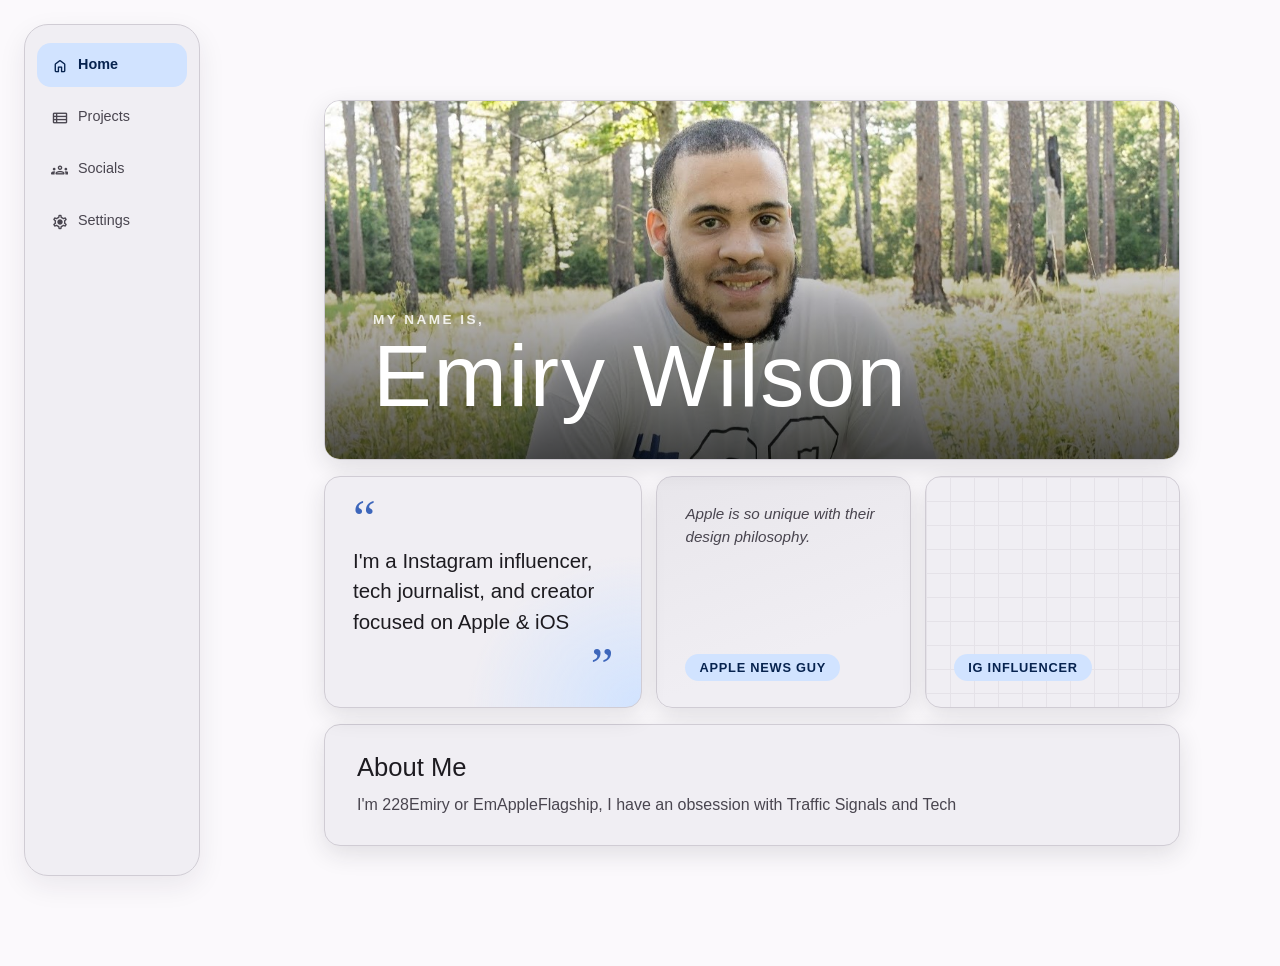
<file: index.html>
<!DOCTYPE html>
<html lang="en">
<head>
    <meta charset="UTF-8">
    <meta name="viewport" content="width=device-width, initial-scale=1.0">
    <title>Home</title>
    <script>
        /* Apply saved settings before CSS renders to prevent light/dark flash */
        (function () {
            var s = {};
            try { s = JSON.parse(localStorage.getItem('emapple.settings')) || {}; } catch (e) { s = {}; }
            var t = s.theme || 'auto';
            if (t === 'light' || t === 'dark') {
                document.documentElement.setAttribute('data-theme', t);
            } else {
                document.documentElement.setAttribute('data-theme', matchMedia('(prefers-color-scheme: dark)').matches ? 'dark' : 'light');
            }
            if (s.textSize) {
                var m = { small: 85, normal: 100, large: 120 };
                var ts = typeof s.textSize === 'number' ? s.textSize : (m[s.textSize] || 100);
                document.documentElement.style.fontSize = (16 * ts / 100) + 'px';
            }
            if (s.accent) document.documentElement.setAttribute('data-accent', s.accent);
        })();
    </script>
    <link rel="stylesheet" href="Design/design.css">
    <script src="theme.js" defer></script>
    <script src="home.js" defer></script>
</head>
<body>
    <nav class="topbar">
        <a href="index.html" class="active">
            <span class="material-symbols-rounded nav-icon" aria-hidden="true">home</span>
            Home
        </a>
        <a href="projects.html">
            <span class="material-symbols-rounded nav-icon" aria-hidden="true">view_list</span>
            Projects
        </a>
        <a href="socials.html">
            <span class="material-symbols-rounded nav-icon" aria-hidden="true">groups</span>
            Socials
        </a>
        <a href="settings.html">
            <span class="material-symbols-rounded nav-icon" aria-hidden="true">settings</span>
            Settings
        </a>
    </nav>
    <!-- Main Content Area -->
    <main class="main-content">
        <!-- Hero Banner Card -->
        <div class="card hero-card">
            <img class="hero-image" src="Images/Grad.jpeg" alt="Emiry">
            <div class="hero-overlay">
                <span class="greeting">My Name Is,</span>
                <h1>Emiry Wilson</h1>
            </div>
        </div>

        <!-- Bento Grid Middle Row -->
        <div class="bento-row">
            <div class="card quote-card">
                <span class="quote-mark">“</span>
                <p>I'm a Instagram influencer, tech journalist, and creator focused on Apple &amp; iOS</p>
                <span class="quote-mark right">”</span>
            </div>

            <div class="card feature-card">
                <p class="preview-text">Apple is so unique with their design philosophy.</p>
                <span class="tag">Apple News Guy</span>
            </div>

            <div class="card grid-card">
                <div class="grid-background"></div>
                <span class="tag">IG Influencer</span>
            </div>
        </div>

        <!-- About Me Card -->
        <div class="card about-card">
            <h2>About Me</h2>
            <p>I'm 228Emiry or EmAppleFlagship, I have an obsession with Traffic Signals and Tech</p>
        </div>
    </main>
</body>
</html>
</file>
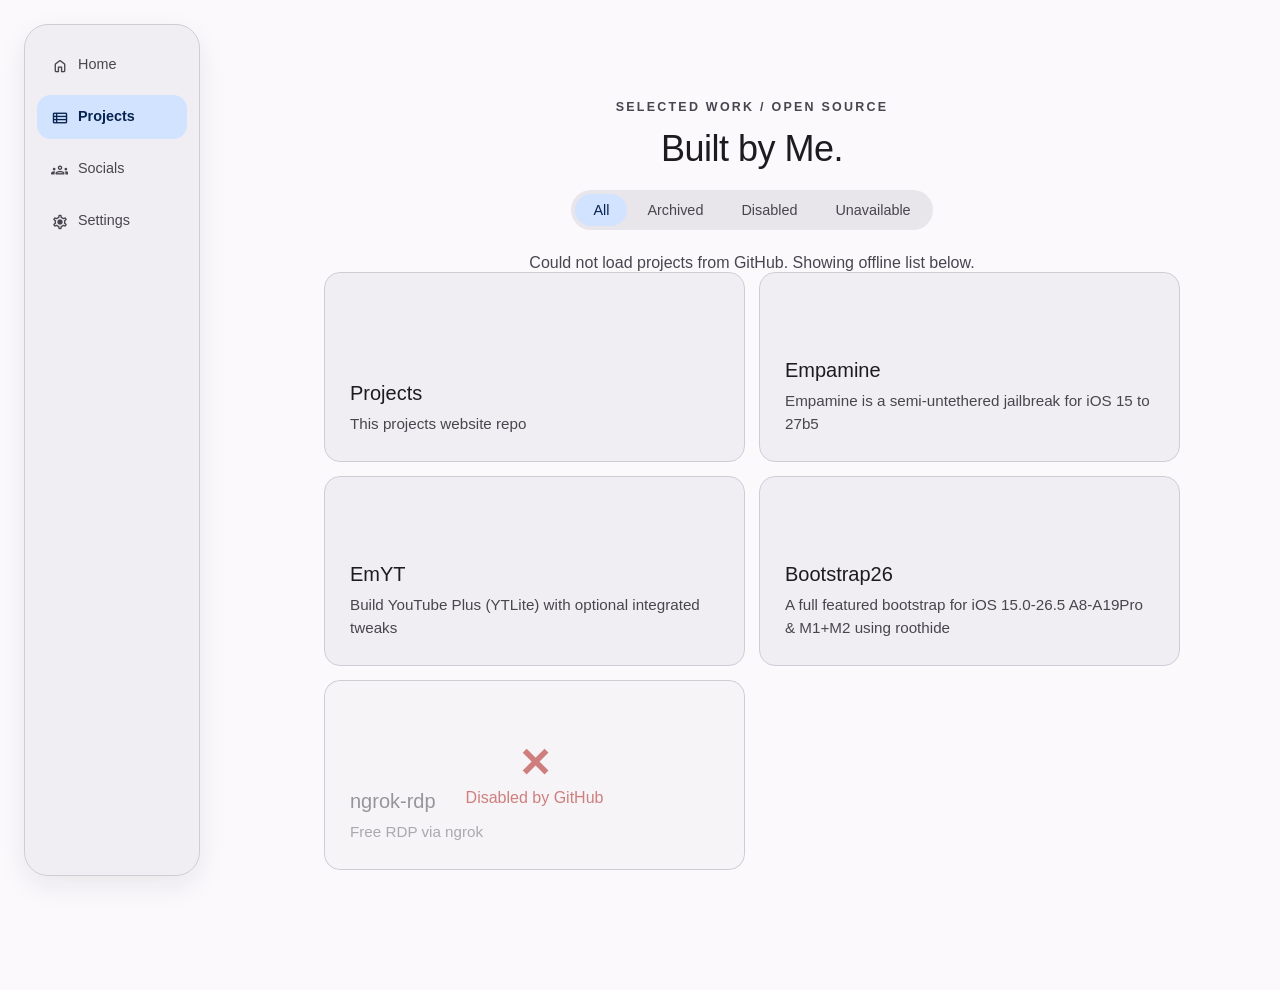
<file: projects.html>
<!DOCTYPE html>
<html lang="en">
<head>
    <meta charset="UTF-8">
    <meta name="viewport" content="width=device-width, initial-scale=1.0">
    <title>Projects</title>
        <script>
        /* Apply saved settings before CSS renders to prevent light/dark flash */
        (function () {
            var s = {};
            try { s = JSON.parse(localStorage.getItem('emapple.settings')) || {}; } catch (e) { s = {}; }
            var t = s.theme || 'auto';
            if (t === 'light' || t === 'dark') {
                document.documentElement.setAttribute('data-theme', t);
            } else {
                document.documentElement.setAttribute('data-theme', matchMedia('(prefers-color-scheme: dark)').matches ? 'dark' : 'light');
            }
            if (s.textSize) {
                var m = { small: 85, normal: 100, large: 120 };
                var ts = typeof s.textSize === 'number' ? s.textSize : (m[s.textSize] || 100);
                document.documentElement.style.fontSize = (16 * ts / 100) + 'px';
            }
            if (s.accent) document.documentElement.setAttribute('data-accent', s.accent);
        })();
    </script>
    <link rel="stylesheet" href="Design/design.css">
    <script src="theme.js" defer></script>
</head>
<body>
    <nav class="topbar">
        <a href="index.html">
            <span class="material-symbols-rounded nav-icon" aria-hidden="true">home</span>
            Home
        </a>
        <a href="projects.html" class="active">
            <span class="material-symbols-rounded nav-icon" aria-hidden="true">view_list</span>
            Projects
        </a>
        <a href="socials.html">
            <span class="material-symbols-rounded nav-icon" aria-hidden="true">groups</span>
            Socials
        </a>
        <a href="settings.html">
            <span class="material-symbols-rounded nav-icon" aria-hidden="true">settings</span>
            Settings
        </a>
    </nav>
    <main class="content">
        <p class="eyebrow">Selected work / open source</p>
        <h1 class="page-title">Built by Me.</h1>
        <div class="filters" id="filters">
            <span class="filter-slider" id="filterSlider"></span>
            <button type="button" class="filter-btn active" data-filter="all">All</button>
            <button type="button" class="filter-btn" data-filter="archived">Archived</button>
            <button type="button" class="filter-btn" data-filter="disabled">Disabled</button>
            <button type="button" class="filter-btn" data-filter="unavailable">Unavailable</button>
        </div>
        <section class="projects" id="projects"></section>
    </main>
    <script src="projects.js" defer></script>
</body>
</html>
</file>
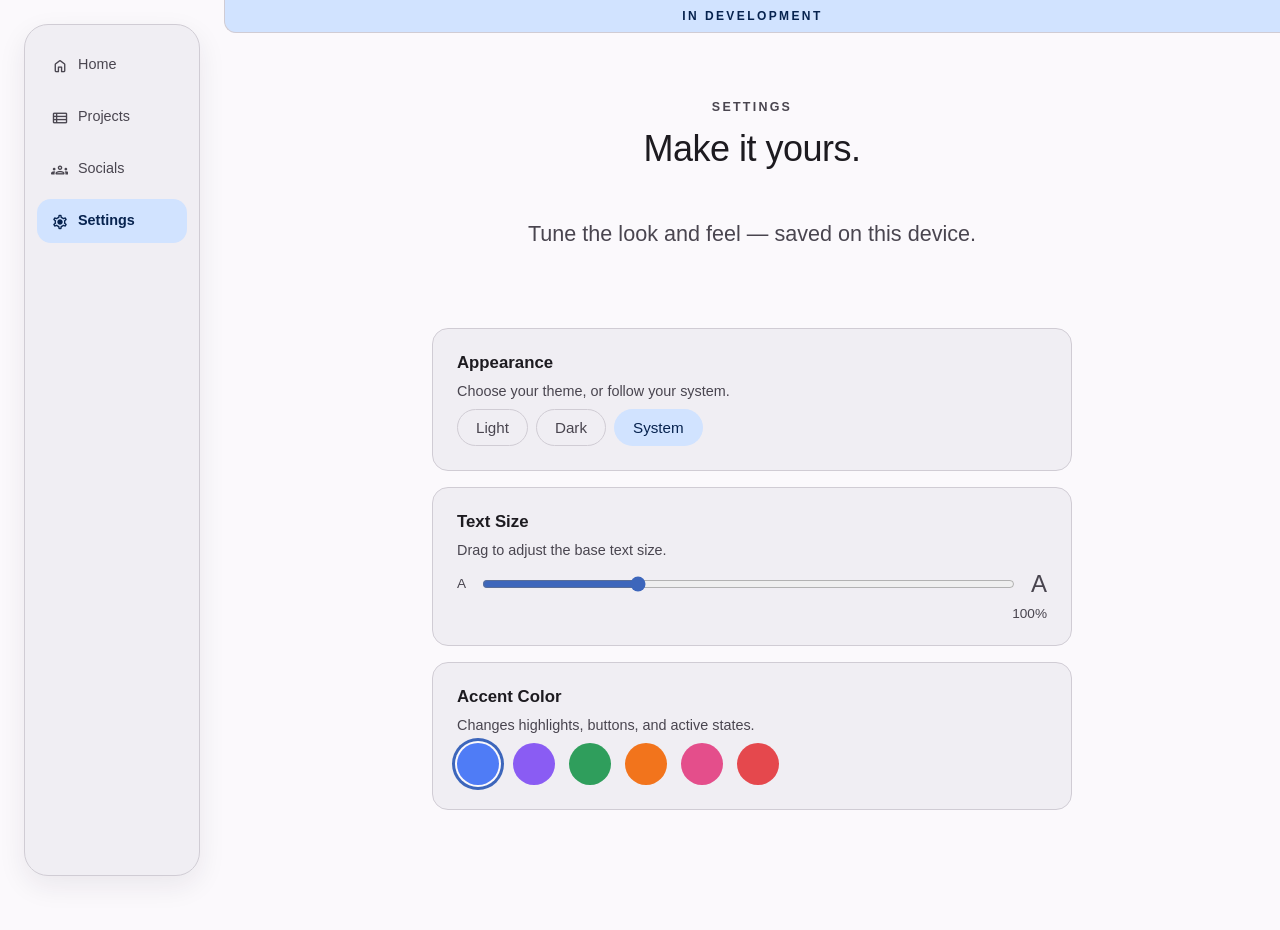
<file: settings.html>
<!DOCTYPE html>
<html lang="en">
<head>
    <meta charset="UTF-8">
    <meta name="viewport" content="width=device-width, initial-scale=1.0">
    <title>Settings</title>
    <script>
        /* Apply saved settings before CSS renders to prevent light/dark flash */
        (function () {
            var s = {};
            try { s = JSON.parse(localStorage.getItem('emapple.settings')) || {}; } catch (e) { s = {}; }
            var t = s.theme || 'auto';
            if (t === 'light' || t === 'dark') {
                document.documentElement.setAttribute('data-theme', t);
            } else {
                document.documentElement.setAttribute('data-theme', matchMedia('(prefers-color-scheme: dark)').matches ? 'dark' : 'light');
            }
            if (s.textSize) {
                var m = { small: 85, normal: 100, large: 120 };
                var ts = typeof s.textSize === 'number' ? s.textSize : (m[s.textSize] || 100);
                document.documentElement.style.fontSize = (16 * ts / 100) + 'px';
            }
            if (s.accent) document.documentElement.setAttribute('data-accent', s.accent);
        })();
    </script>
    <link rel="stylesheet" href="Design/design.css">
    <script src="theme.js" defer></script>
    <script src="settings.js" defer></script>
</head>
<body>
    <div class="dev-banner">In Development</div>
    <nav class="topbar">
        <a href="index.html">
            <span class="material-symbols-rounded nav-icon" aria-hidden="true">home</span>
            Home
        </a>
        <a href="projects.html">
            <span class="material-symbols-rounded nav-icon" aria-hidden="true">view_list</span>
            Projects
        </a>
        <a href="socials.html">
            <span class="material-symbols-rounded nav-icon" aria-hidden="true">groups</span>
            Socials
        </a>
        <a href="settings.html" class="active">
            <span class="material-symbols-rounded nav-icon" aria-hidden="true">settings</span>
            Settings
        </a>
    </nav>
    <main class="content">
        <p class="eyebrow">Settings</p>
        <h1 class="page-title">Make it yours.</h1>
        <p class="hero-subtitle">Tune the look and feel — saved on this device.</p>
        <section class="settings" id="settings" aria-label="Site settings">
            <div class="settings-card">
                <p class="setting-label">Appearance</p>
                <p class="setting-desc">Choose your theme, or follow your system.</p>
                <div class="option-row" role="group" aria-label="Appearance">
                    <button type="button" class="option-btn" data-setting="theme" data-value="light">Light</button>
                    <button type="button" class="option-btn" data-setting="theme" data-value="dark">Dark</button>
                    <button type="button" class="option-btn" data-setting="theme" data-value="auto">System</button>
                </div>
            </div>
            <div class="settings-card">
                <p class="setting-label">Text Size</p>
                <p class="setting-desc">Drag to adjust the base text size.</p>
                <div class="text-size-row">
                    <span class="text-size-label size-small" aria-hidden="true">A</span>
                    <input type="range" id="textSizeSlider" class="text-size-slider" min="80" max="150" step="5" value="100" aria-label="Text size">
                    <span class="text-size-label size-large" aria-hidden="true">A</span>
                </div>
                <p class="text-size-value" id="textSizeValue">100%</p>
            </div>
            <div class="settings-card">
                <p class="setting-label">Accent Color</p>
                <p class="setting-desc">Changes highlights, buttons, and active states.</p>
                <div class="accent-swatches" role="group" aria-label="Accent color">
                    <button type="button" class="accent-swatch" data-setting="accent" data-value="blue" style="background: #4F7CF6" aria-label="Blue"></button>
                    <button type="button" class="accent-swatch" data-setting="accent" data-value="purple" style="background: #8A5CF3" aria-label="Purple"></button>
                    <button type="button" class="accent-swatch" data-setting="accent" data-value="green" style="background: #2F9E5C" aria-label="Green"></button>
                    <button type="button" class="accent-swatch" data-setting="accent" data-value="orange" style="background: #F2741C" aria-label="Orange"></button>
                    <button type="button" class="accent-swatch" data-setting="accent" data-value="pink" style="background: #E44E8B" aria-label="Pink"></button>
                    <button type="button" class="accent-swatch" data-setting="accent" data-value="red" style="background: #E5484D" aria-label="Red"></button>
                </div>
            </div>
        </section>
    </main>
</body>
</html>
</file>
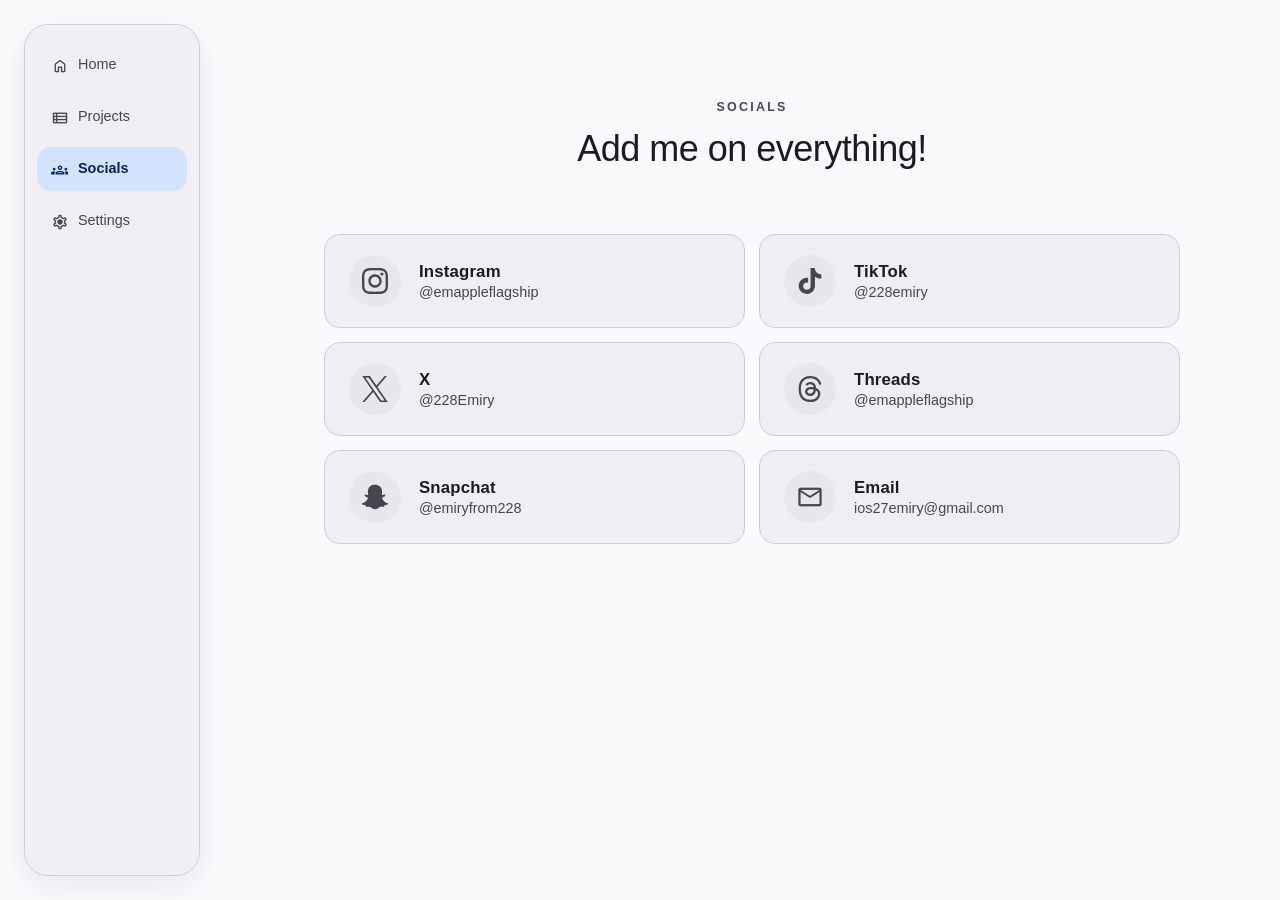
<file: socials.html>
<!DOCTYPE html>
<html lang="en">
<head>
    <meta charset="UTF-8">
    <meta name="viewport" content="width=device-width, initial-scale=1.0">
    <title>Socials</title>
    <script>
        /* Apply saved settings before CSS renders to prevent light/dark flash */
        (function () {
            var s = {};
            try { s = JSON.parse(localStorage.getItem('emapple.settings')) || {}; } catch (e) { s = {}; }
            var t = s.theme || 'auto';
            if (t === 'light' || t === 'dark') {
                document.documentElement.setAttribute('data-theme', t);
            } else {
                document.documentElement.setAttribute('data-theme', matchMedia('(prefers-color-scheme: dark)').matches ? 'dark' : 'light');
            }
            if (s.textSize) document.documentElement.setAttribute('data-text-size', s.textSize);
            if (s.accent) document.documentElement.setAttribute('data-accent', s.accent);
        })();
    </script>
    <link rel="stylesheet" href="Design/design.css">
    <script src="theme.js" defer></script>
</head>
<body>
    <nav class="topbar">
        <a href="index.html">
            <span class="material-symbols-rounded nav-icon" aria-hidden="true">home</span>
            Home
        </a>
        <a href="projects.html">
            <span class="material-symbols-rounded nav-icon" aria-hidden="true">view_list</span>
            Projects
        </a>
        <a href="socials.html">
            <span class="material-symbols-rounded nav-icon" aria-hidden="true">groups</span>
            Socials
        </a>
        <a href="settings.html">
            <span class="material-symbols-rounded nav-icon" aria-hidden="true">settings</span>
            Settings
        </a>
    </nav>
    <main class="content">
        <p class="eyebrow">Socials</p>
        <h1 class="page-title">Add me on everything!</h1>
        <section class="socials" aria-label="Social media links">
            <a class="social-card" href="https://www.instagram.com/emappleflagship/" target="_blank" rel="noopener" style="--reveal-delay:0ms">
                <span class="social-card-icon" aria-hidden="true">
                    <svg class="brand-instagram" viewBox="0 0 24 24">
                        <defs>
                            <linearGradient id="igBrand" x1="0%" y1="0%" x2="100%" y2="100%">
                                <stop offset="0%" stop-color="#FEDA75"/>
                                <stop offset="28%" stop-color="#FA7E1E"/>
                                <stop offset="58%" stop-color="#D62976"/>
                                <stop offset="84%" stop-color="#962FBF"/>
                                <stop offset="100%" stop-color="#4F5BD5"/>
                            </linearGradient>
                        </defs>
                        <path d="M7.0301.084c-1.2768.0602-2.1487.264-2.911.5634-.7888.3075-1.4575.72-2.1228 1.3877-.6652.6677-1.075 1.3368-1.3802 2.127-.2954.7638-.4956 1.6365-.552 2.914-.0564 1.2775-.0689 1.6882-.0626 4.947.0062 3.2586.0206 3.6671.0825 4.9473.061 1.2765.264 2.1482.5635 2.9107.308.7889.72 1.4573 1.388 2.1228.6679.6655 1.3365 1.0743 2.1285 1.38.7632.295 1.6361.4961 2.9134.552 1.2773.056 1.6884.069 4.9462.0627 3.2578-.0062 3.668-.0207 4.9478-.0814 1.28-.0607 2.147-.2652 2.9098-.5633.7889-.3086 1.4578-.72 2.1228-1.3881.665-.6682 1.0745-1.3378 1.3795-2.1284.2957-.7632.4966-1.636.552-2.9124.056-1.2809.0692-1.6898.063-4.948-.0063-3.2583-.021-3.6668-.0817-4.9465-.0607-1.2797-.264-2.1487-.5633-2.9117-.3084-.7889-.72-1.4568-1.3876-2.1228C21.2982 1.33 20.628.9208 19.8378.6165 19.074.321 18.2017.1197 16.9244.0645 15.6471.0093 15.236-.005 11.977.0014 8.718.0076 8.31.0215 7.0301.0839m.1402 21.6932c-1.17-.0509-1.8053-.2453-2.2287-.408-.5606-.216-.96-.4771-1.3819-.895-.422-.4178-.6811-.8186-.9-1.378-.1644-.4234-.3624-1.058-.4171-2.228-.0595-1.2645-.072-1.6442-.079-4.848-.007-3.2037.0053-3.583.0607-4.848.05-1.169.2456-1.805.408-2.2282.216-.5613.4762-.96.895-1.3816.4188-.4217.8184-.6814 1.3783-.9003.423-.1651 1.0575-.3614 2.227-.4171 1.2655-.06 1.6447-.072 4.848-.079 3.2033-.007 3.5835.005 4.8495.0608 1.169.0508 1.8053.2445 2.228.408.5608.216.96.4754 1.3816.895.4217.4194.6816.8176.9005 1.3787.1653.4217.3617 1.056.4169 2.2263.0602 1.2655.0739 1.645.0796 4.848.0058 3.203-.0055 3.5834-.061 4.848-.051 1.17-.245 1.8055-.408 2.2294-.216.5604-.4763.96-.8954 1.3814-.419.4215-.8181.6811-1.3783.9-.4224.1649-1.0577.3617-2.2262.4174-1.2656.0595-1.6448.072-4.8493.079-3.2045.007-3.5825-.006-4.848-.0608M16.953 5.5864A1.44 1.44 0 1 0 18.39 4.144a1.44 1.44 0 0 0-1.437 1.4424M5.8385 12.012c.0067 3.4032 2.7706 6.1557 6.173 6.1493 3.4026-.0065 6.157-2.7701 6.1506-6.1733-.0065-3.4032-2.771-6.1565-6.174-6.1498-3.403.0067-6.156 2.771-6.1496 6.1738M8 12.0077a4 4 0 1 1 4.008 3.9921A3.9996 3.9996 0 0 1 8 12.0077"/>
                    </svg>
                </span>
                <span class="social-card-text">
                    <span class="social-card-name">Instagram</span>
                    <span class="social-card-handle">@emappleflagship</span>
                </span>
            </a>
            <a class="social-card" href="https://www.tiktok.com/@228emiry" target="_blank" rel="noopener" style="--reveal-delay:100ms">
                <span class="social-card-icon" aria-hidden="true">
                    <svg class="brand-tiktok" viewBox="0 0 24 24">
                        <path d="M12.525.02c1.31-.02 2.61-.01 3.91-.02.08 1.53.63 3.09 1.75 4.17 1.12 1.11 2.7 1.62 4.24 1.79v4.03c-1.44-.05-2.89-.35-4.2-.97-.57-.26-1.1-.59-1.62-.93-.01 2.92.01 5.84-.02 8.75-.08 1.4-.54 2.79-1.35 3.94-1.31 1.92-3.58 3.17-5.91 3.21-1.43.08-2.86-.31-4.08-1.03-2.02-1.19-3.44-3.37-3.65-5.71-.02-.5-.03-1-.01-1.49.18-1.9 1.12-3.72 2.58-4.96 1.66-1.44 3.98-2.13 6.15-1.72.02 1.48-.04 2.96-.04 4.44-.99-.32-2.15-.23-3.02.37-.63.41-1.11 1.04-1.36 1.75-.21.51-.15 1.07-.14 1.61.24 1.64 1.82 3.02 3.5 2.87 1.12-.01 2.19-.66 2.77-1.61.19-.33.4-.67.41-1.06.1-1.79.06-3.57.07-5.36.01-4.03-.01-8.05.02-12.07z"/>
                    </svg>
                </span>
                <span class="social-card-text">
                    <span class="social-card-name">TikTok</span>
                    <span class="social-card-handle">@228emiry</span>
                </span>
            </a>
            <a class="social-card" href="https://x.com/228Emiry" target="_blank" rel="noopener" style="--reveal-delay:200ms">
                <span class="social-card-icon" aria-hidden="true">
                    <svg class="brand-x" viewBox="0 0 24 24">
                        <path d="M14.234 10.162 22.977 0h-2.072l-7.591 8.824L7.251 0H.258l9.168 13.343L.258 24H2.33l8.016-9.318L16.749 24h6.993zm-2.837 3.299-.929-1.329L3.076 1.56h3.182l5.965 8.532.929 1.329 7.754 11.09h-3.182z"/>
                    </svg>
                </span>
                <span class="social-card-text">
                    <span class="social-card-name">X</span>
                    <span class="social-card-handle">@228Emiry</span>
                </span>
            </a>
            <a class="social-card" href="https://www.threads.com/@emappleflagship" target="_blank" rel="noopener" style="--reveal-delay:300ms">
                <span class="social-card-icon" aria-hidden="true">
                    <svg class="brand-threads" viewBox="0 0 24 24">
                        <path d="M12.186 24h-.007c-3.581-.024-6.334-1.205-8.184-3.509C2.35 18.44 1.5 15.586 1.472 12.01v-.017c.03-3.579.879-6.43 2.525-8.482C5.845 1.205 8.6.024 12.18 0h.014c2.746.02 5.043.725 6.826 2.098 1.677 1.29 2.858 3.13 3.509 5.467l-2.04.569c-1.104-3.96-3.898-5.984-8.304-6.015-2.91.022-5.11.936-6.54 2.717C4.307 6.504 3.616 8.914 3.589 12c.027 3.086.718 5.496 2.057 7.164 1.43 1.783 3.631 2.698 6.54 2.717 2.623-.02 4.358-.631 5.8-2.045 1.647-1.613 1.618-3.593 1.09-4.798-.31-.71-.873-1.3-1.634-1.75-.192 1.352-.622 2.446-1.284 3.272-.886 1.102-2.14 1.704-3.73 1.79-1.202.065-2.361-.218-3.259-.801-1.063-.689-1.685-1.74-1.752-2.964-.065-1.19.408-2.285 1.33-3.082.88-.76 2.119-1.207 3.583-1.291a13.853 13.853 0 0 1 3.02.142c-.126-.742-.375-1.332-.75-1.757-.513-.586-1.308-.883-2.359-.89h-.029c-.844 0-1.992.232-2.721 1.32L7.734 7.847c.98-1.454 2.568-2.256 4.478-2.256h.044c3.194.02 5.097 1.975 5.287 5.388.108.046.216.094.321.142 1.49.7 2.58 1.761 3.154 3.07.797 1.82.871 4.79-1.548 7.158-1.85 1.81-4.094 2.628-7.277 2.65Zm1.003-11.69c-.242 0-.487.007-.739.021-1.836.103-2.98.946-2.916 2.143.067 1.256 1.452 1.839 2.784 1.767 1.224-.065 2.818-.543 3.086-3.71a10.5 10.5 0 0 0-2.215-.221z"/>
                    </svg>
                </span>
                <span class="social-card-text">
                    <span class="social-card-name">Threads</span>
                    <span class="social-card-handle">@emappleflagship</span>
                </span>
            </a>
            <a class="social-card" href="https://www.snapchat.com/add/emiryfrom228" target="_blank" rel="noopener" style="--reveal-delay:400ms">
                <span class="social-card-icon" aria-hidden="true">
                    <svg class="brand-snapchat" viewBox="0 0 24 24">
                        <path d="M12.206.793c.99 0 4.347.276 5.93 3.821.529 1.193.403 3.219.299 4.847l-.003.06c-.012.18-.022.345-.03.51.075.045.203.09.401.09.3-.016.659-.12 1.033-.301.165-.088.344-.104.464-.104.182 0 .359.029.509.09.45.149.734.479.734.838.015.449-.39.839-1.213 1.168-.089.029-.209.075-.344.119-.45.135-1.139.36-1.333.81-.09.224-.061.524.12.868l.015.015c.06.136 1.526 3.475 4.791 4.014.255.044.435.27.42.509 0 .075-.015.149-.045.225-.24.569-1.273.988-3.146 1.271-.059.091-.12.375-.164.57-.029.179-.074.36-.134.553-.076.271-.27.405-.555.405h-.03c-.135 0-.313-.031-.538-.074-.36-.075-.765-.135-1.273-.135-.3 0-.599.015-.913.074-.6.104-1.123.464-1.723.884-.853.599-1.826 1.288-3.294 1.288-.06 0-.119-.015-.18-.015h-.149c-1.468 0-2.427-.675-3.279-1.288-.599-.42-1.107-.779-1.707-.884-.314-.045-.629-.074-.928-.074-.54 0-.958.089-1.272.149-.211.043-.391.074-.54.074-.374 0-.523-.224-.583-.42-.061-.192-.09-.389-.135-.567-.046-.181-.105-.494-.166-.57-1.918-.222-2.95-.642-3.189-1.226-.031-.063-.052-.15-.055-.225-.015-.243.165-.465.42-.509 3.264-.54 4.73-3.879 4.791-4.02l.016-.029c.18-.345.224-.645.119-.869-.195-.434-.884-.658-1.332-.809-.121-.029-.24-.074-.346-.119-1.107-.435-1.257-.93-1.197-1.273.09-.479.674-.793 1.168-.793.146 0 .27.029.383.074.42.194.789.3 1.104.3.234 0 .384-.06.465-.105l-.046-.569c-.098-1.626-.225-3.651.307-4.837C7.392 1.077 10.739.807 11.727.807l.419-.015h.06z"/>
                    </svg>
                </span>
                <span class="social-card-text">
                    <span class="social-card-name">Snapchat</span>
                    <span class="social-card-handle">@emiryfrom228</span>
                </span>
            </a>
            <a class="social-card" href="mailto:ios27emiry@gmail.com" style="--reveal-delay:500ms">
                <span class="social-card-icon" aria-hidden="true">
                    <span class="material-symbols-rounded brand-email">mail</span>
                </span>
                <span class="social-card-text">
                    <span class="social-card-name">Email</span>
                    <span class="social-card-handle">ios27emiry@gmail.com</span>
                </span>
            </a>
        </section>
    </main>
    <script src="socials.js" defer></script>
</body>
</html>
</file>
<file: Design/design.css>
/* Google Sans font (served from cdnfonts as "Product Sans") */
@import url('https://fonts.googleapis.com/css2?family=Material+Symbols+Rounded:opsz,wght,FILL,GRAD@20..48,400,0,0');

@font-face {
    font-family: 'Google Sans';
    font-style: normal;
    font-weight: 400;
    src: local('Google Sans'), url('https://fonts.cdnfonts.com/s/14955/ProductSans-Regular.woff') format('woff');
}
@font-face {
    font-family: 'Google Sans';
    font-style: normal;
    font-weight: 500;
    src: local('Google Sans'), url('https://fonts.cdnfonts.com/s/14955/ProductSans-Medium.woff') format('woff');
}
@font-face {
    font-family: 'Google Sans';
    font-style: normal;
    font-weight: 700;
    src: local('Google Sans'), url('https://fonts.cdnfonts.com/s/14955/ProductSans-Bold.woff') format('woff');
}

/* Material 3 color tokens */
:root {
    color-scheme: light;
    --md-primary: #424242;
    --md-on-primary: #FFFFFF;
    --md-primary-container: #E0E0E0;
    --md-on-primary-container: #1B1B1B;
    --md-secondary-container: #E8DEF8;
    --md-on-secondary-container: #1D192B;
    --md-background: #FEF7FF;
    --md-on-background: #1D1B20;
    --md-surface: #FEF7FF;
    --md-on-surface: #1D1B20;
    --md-surface-container: #F3EDF7;
    --md-surface-container-high: #ECE6F0;
    --md-on-surface-variant: #49454F;
    --md-outline: #79747E;
    --md-outline-variant: #CAC4D0;
    --md-shadow: 0 2px 6px rgba(0, 0, 0, 0.12);
    --md-topbar-scrolled: rgba(254, 247, 255, 0.72);
}

[data-theme="dark"] {
    color-scheme: dark;
    --md-primary: #C4C4C4;
    --md-on-primary: #1B1B1B;
    --md-primary-container: #3A3A3A;
    --md-on-primary-container: #E0E0E0;
    --md-secondary-container: #4A4458;
    --md-on-secondary-container: #E8DEF8;
    --md-background: #000000; /* AMOLED pure black */
    --md-on-background: #E6E1E5;
    --md-surface: #000000; /* AMOLED pure black */
    --md-on-surface: #E6E1E5;
    --md-surface-container: #0F0F0F;
    --md-surface-container-high: #1C1C1C;
    --md-on-surface-variant: #CAC4D0;
    --md-outline: #938F99;
    --md-outline-variant: #49454F;
    --md-shadow: 0 2px 6px rgba(0, 0, 0, 0.6);
    --md-topbar-scrolled: rgba(0, 0, 0, 0.72);
}

* {
    box-sizing: border-box;
}

body {
    margin: 0;
    min-height: 100vh;
    display: flex;
    flex-direction: column;
    font-family: 'Google Sans', 'Product Sans', 'Segoe UI', Arial, sans-serif;
    background-color: var(--md-background);
    color: var(--md-on-background);
    transition: background-color 0.25s, color 0.25s;
}

/* Top app bar */
.topbar {
    display: flex;
    align-items: center;
    justify-content: center;
    gap: 8px;
    padding: 10px 16px;
    background-color: transparent;
    box-shadow: none;
    position: sticky;
    top: 0;
    z-index: 10;
    transition: background-color 0.25s, box-shadow 0.25s;
}

/* Topbar buttons */
.topbar a {
    display: inline-block;
    padding: 10px 24px;
    border-radius: 999px;
    font-size: 1rem;
    font-weight: 500;
    text-decoration: none;
    color: var(--md-on-surface-variant);
    background-color: transparent;
    transition: background-color 0.2s, color 0.2s;
}

.topbar a:hover {
    background-color: var(--md-surface-container-high);
    color: var(--md-on-surface);
}

.topbar a.active {
    background-color: var(--md-primary-container);
    color: var(--md-on-primary-container);
}

/* Social icon pinned to the top-right of the topbar */
.topbar {
    justify-content: center;
}

.topbar-social {
    margin-left: auto;
    display: flex;
    align-items: center;
    justify-content: center;
    width: 42px;
    height: 42px;
    padding: 0;
}

.topbar-social .social-icon {
    fill: var(--md-on-surface-variant);
    transition: fill 0.2s;
}

.topbar-social:hover .social-icon {
    fill: var(--md-on-surface);
}

.topbar-social:hover {
    background-color: var(--md-surface-container-high);
}

/* Page content */
.content {
    flex: 1;
    display: flex;
    flex-direction: column;
    align-items: center;
    padding: 32px 16px;
}

/* Centered hero pages (e.g. About) */
.content.centered {
    justify-content: center;
}

h1.page-title {
    margin: 0 0 24px;
    font-size: 2.25rem;
    font-weight: 500;
    color: var(--md-on-surface);
    letter-spacing: -0.5px;
}

/* Home hero */
.hero-subtitle {
    margin: 0 0 32px;
    font-size: 1.1rem;
    color: var(--md-on-surface-variant);
    text-align: center;
}

.hero-button {
    display: inline-block;
    padding: 12px 28px;
    border-radius: 999px;
    font-size: 1rem;
    font-weight: 500;
    text-decoration: none;
    color: var(--md-on-primary);
    background-color: var(--md-primary);
    transition: background-color 0.2s, transform 0.2s, box-shadow 0.2s;
}

.hero-button:hover {
    background-color: var(--md-primary-container);
    color: var(--md-on-primary-container);
    transform: translateY(-2px);
    box-shadow: var(--md-shadow);
}

.hero-button:active {
    transform: scale(0.96);
}

/* Project list */
.projects {
    display: grid;
    grid-template-columns: repeat(auto-fill, minmax(300px, 1fr));
    gap: 16px;
    width: 100%;
    max-width: 960px;
}

/* Filter segmented control with sliding highlight */
.filters {
    position: relative;
    display: inline-flex;
    gap: 2px;
    padding: 4px;
    margin-bottom: 24px;
    background-color: var(--md-surface-container-high);
    border-radius: 999px;
}

.filter-slider {
    position: absolute;
    top: 4px;
    bottom: 4px;
    left: 4px;
    width: 0;
    background-color: var(--md-primary-container);
    border-radius: 999px;
    transition: left 0.25s cubic-bezier(0.2, 0, 0, 1), width 0.25s cubic-bezier(0.2, 0, 0, 1);
    will-change: left, width;
}

.filter-btn {
    position: relative;
    z-index: 1;
    border: none;
    background: transparent;
    padding: 8px 18px;
    border-radius: 999px;
    font-family: inherit;
    font-size: 0.9rem;
    font-weight: 500;
    color: var(--md-on-surface-variant);
    cursor: pointer;
    transition: color 0.2s;
}

.filter-btn:hover {
    color: var(--md-on-surface);
}

.filter-btn.active {
    color: var(--md-on-primary-container);
}

.projects-status {
    margin: 0;
    font-size: 1rem;
    color: var(--md-on-surface-variant);
}

.project-card {
    position: relative;
    display: flex;
    flex-direction: column;
    gap: 8px;
    padding: 24px;
    border-radius: 16px;
    background-color: var(--md-surface-container);
    border: 1px solid var(--md-outline-variant);
    text-decoration: none;
    opacity: 0;
    transform-origin: center;
    animation: projectZoomOut 0.6s cubic-bezier(0.16, 1, 0.3, 1) forwards;
    transition: background-color 0.2s, transform 0.2s, box-shadow 0.2s;
}

/* iOS 26 unlock-style zoom out entrance */
@keyframes projectZoomOut {
    from {
        opacity: 0;
        transform: scale(1.35);
        filter: blur(4px);
    }
    to {
        opacity: 1;
        transform: scale(1);
        filter: blur(0);
    }
}

.project-card.loaded {
    animation: none;
    opacity: 1;
}

@media (prefers-reduced-motion: reduce) {
    .project-card {
        animation: none;
        opacity: 1;
    }
}

.project-card:hover {
    background-color: var(--md-surface-container-high);
    transform: translateY(-2px);
    box-shadow: var(--md-shadow);
}

/* Press / click animation */
.project-card:not(.disabled):active {
    transform: scale(0.94);
    box-shadow: none;
    transition: transform 0.12s ease, box-shadow 0.12s ease;
}

.project-card.disabled:hover {
    transform: none;
    box-shadow: none;
    background-color: var(--md-surface-container);
}

.project-card.disabled {
    cursor: not-allowed;
}

.project-card.disabled .disabled-overlay {
    pointer-events: none;
}

.project-name {
    margin: 0;
    font-size: 1.25rem;
    font-weight: 500;
    color: var(--md-primary);
}

.project-desc {
    margin: 0;
    font-size: 0.95rem;
    line-height: 1.5;
    color: var(--md-on-surface-variant);
}

/* Disabled repo (e.g. removed by GitHub): red X + label overlay @ 55% opacity */
.project-card.disabled .disabled-overlay {
    position: absolute;
    inset: 0;
    display: flex;
    flex-direction: column;
    align-items: center;
    justify-content: center;
    gap: 6px;
    background-color: var(--md-surface);
    border-radius: 16px;
    opacity: 0.55;
}

.project-card.disabled .disabled-x {
    font-size: 2.5rem;
    font-weight: 700;
    line-height: 1;
    color: #B3261E; /* Material 3 error red */
}

.project-card.disabled .disabled-text {
    font-size: 1rem;
    font-weight: 500;
    color: #B3261E;
}

/* Editorial portfolio layer */
:root {
    --md-background: #fbf9fc;
    --md-surface: #fbf9fc;
    --md-surface-container: #f0eef3;
    --md-surface-container-high: #e8e6eb;
    --md-primary-container: #dce9ff;
    --md-on-primary-container: #071c35;
    --md-outline-variant: #d0ccd4;
    --md-shadow: 0 8px 24px rgba(36, 31, 45, 0.12);
}

[data-theme="dark"] {
    --md-background: #121113;
    --md-surface: #121113;
    --md-surface-container: #1e1c20;
    --md-surface-container-high: #29272b;
    --md-primary-container: #273a55;
    --md-on-primary-container: #dce9ff;
    --md-outline-variant: #49454d;
    --md-shadow: 0 8px 24px rgba(0, 0, 0, 0.35);
}

html { scroll-behavior: smooth; }
body { background: var(--md-background); }
body::before {
    content: '';
    position: fixed;
    inset: 0;
    pointer-events: none;
    opacity: .3;
    background-image: radial-gradient(var(--md-outline-variant) .7px, transparent .7px);
    background-size: 22px 22px;
    mask-image: linear-gradient(to bottom, #000, transparent 72%);
}

.topbar {
    position: fixed;
    left: 24px;
    top: 24px;
    bottom: 24px;
    z-index: 10;
    display: flex;
    flex-direction: column;
    align-items: stretch;
    justify-content: flex-start;
    width: 176px;
    margin: 0;
    padding: 18px 12px;
    border: 1px solid var(--md-outline-variant);
    border-radius: 24px;
    background: var(--md-surface-container);
    box-shadow: 0 10px 28px rgba(36, 31, 45, .08);
}
.topbar a { display: inline-flex; align-items: center; width: 100%; min-height: 44px; justify-content: flex-start; gap: 10px; padding: 11px 14px; border-radius: 14px; font-size: .9rem; line-height: 1.2; transition: transform .2s, background-color .2s, color .2s; }
.topbar a:hover { transform: translateX(2px); }
.topbar a.active { font-weight: 700; }
.nav-icon { flex-shrink: 0; fill: currentColor; }
.nav-icon, .social-icon { width: 17px; height: 17px; }
.topbar-social {
    display: none;
    margin-top: auto;
    width: 100%;
    background: transparent;
    border: none;
    box-shadow: none;
}
.topbar-social .social-label { color: var(--md-on-surface-variant); font-size: .9rem; font-weight: 500; }
.material-symbols-rounded {
    overflow: hidden;
    font-family: 'Material Symbols Rounded';
    font-size: 18px;
    font-weight: 400;
    line-height: 1;
}

.content {
    position: relative;
    z-index: 1;
    width: min(1080px, 100%);
    margin: 0 auto;
    padding: 100px 0 120px 224px;
}
.content.centered { min-height: calc(100vh - 80px); }
.page-title {
    max-width: 880px;
    font-size: clamp(3.5rem, 10vw, 8.5rem);
    line-height: .94;
    letter-spacing: .03em;
}
.eyebrow { margin: 0 0 18px; color: var(--md-on-surface-variant); font-size: .78rem; font-weight: 700; letter-spacing: .18em; text-transform: uppercase; }
.intro-grid { display: grid; grid-template-columns: 1.1fr .9fr; gap: 80px; align-items: end; }
.intro-note { padding-bottom: 8px; border-bottom: 1px solid var(--md-outline-variant); color: var(--md-on-surface-variant); line-height: 1.6; }
.section { margin-top: 130px; }
.section-heading { margin: 0 0 28px; font-size: clamp(2rem, 4vw, 3.25rem); line-height: 1.08; letter-spacing: .02em; }
.hero-subtitle { max-width: 570px; margin: 28px 0 34px; font-size: clamp(1.1rem, 2vw, 1.35rem); line-height: 1.5; }
.hero-button::after, .section-link::after { content: '->'; margin-left: 9px; }
.projects { grid-template-columns: repeat(2, minmax(0, 1fr)); gap: 14px; }
.project-card { min-height: 190px; padding: 25px; border-radius: 16px; animation-name: portfolioReveal; }
.project-name { margin-top: auto; color: var(--md-on-surface); }
@keyframes portfolioReveal { from { opacity: 0; transform: translateY(18px); } to { opacity: 1; transform: translateY(0); } }

@media (max-width: 700px) {
    .topbar {
        position: sticky;
        left: auto;
        top: 10px;
        bottom: auto;
        flex-direction: row;
        align-items: center;
        width: fit-content;
        margin: 10px auto 0;
        padding: 5px;
        border-color: transparent;
        border-radius: 999px;
        background: transparent;
        box-shadow: none;
        transform: none;
    }
    .topbar::before { display: none; }
    .topbar a { width: auto; min-height: 40px; justify-content: center; padding-inline: 13px; font-size: .82rem; }
    .topbar-social { display: none; }
    .content { width: min(100% - 28px, 1080px); margin: 0 auto; padding: 76px 0 0; }
    .intro-grid, .projects { grid-template-columns: 1fr; gap: 16px; }
    .section { margin-top: 92px; }
}

/* Socials page */
.socials {
    display: grid;
    grid-template-columns: repeat(2, minmax(0, 1fr));
    gap: 14px;
    width: 100%;
    max-width: 880px;
    margin-top: 44px;
}

.social-card {
    display: flex;
    align-items: center;
    gap: 18px;
    padding: 20px 24px;
    border-radius: 16px;
    background-color: var(--md-surface-container);
    border: 1px solid var(--md-outline-variant);
    text-decoration: none;
    color: inherit;
    opacity: 0;
    transition: background-color 0.2s, transform 0.2s, box-shadow 0.2s;
}

.social-card.is-visible {
    animation: socialReveal 0.7s cubic-bezier(0.16, 1, 0.3, 1) backwards;
    animation-delay: var(--reveal-delay, 0ms);
}

.social-card.is-visible.loaded {
    animation: none;
    opacity: 1;
    transform: none;
}

@keyframes socialReveal {
    from {
        opacity: 0;
        transform: translateY(26px) scale(0.97);
    }
    to {
        opacity: 1;
        transform: translateY(0) scale(1);
    }
}

.social-card:hover {
    background-color: var(--md-surface-container-high);
    transform: translateY(-2px);
    box-shadow: var(--md-shadow);
}

.social-card-icon {
    display: inline-flex;
    align-items: center;
    justify-content: center;
    width: 52px;
    height: 52px;
    flex-shrink: 0;
    border-radius: 50%;
    background-color: var(--md-surface-container-high);
    color: var(--md-on-surface-variant);
    transition: color 0.2s, background-color 0.2s;
}

.social-card:hover .social-card-icon {
    background-color: var(--md-primary-container);
    color: var(--md-on-primary-container);
}

.social-card-icon svg {
    width: 26px;
    height: 26px;
    fill: currentColor;
}

.social-card-icon .material-symbols-rounded {
    font-size: 28px;
    width: auto;
    height: auto;
    overflow: visible;
}

.social-card-text {
    display: flex;
    flex-direction: column;
    gap: 2px;
    min-width: 0;
}

.social-card-name {
    font-size: 1.05rem;
    font-weight: 700;
    color: var(--md-on-surface);
    letter-spacing: 0.01em;
}

.social-card-handle {
    font-size: 0.9rem;
    color: var(--md-on-surface-variant);
    white-space: nowrap;
    overflow: hidden;
    text-overflow: ellipsis;
}

@media (max-width: 700px) {
    .socials {
        grid-template-columns: 1fr;
        margin-top: 28px;
    }
}

@media (prefers-reduced-motion: reduce) {
    .social-card {
        opacity: 1;
        transform: none;
        animation: none !important;
    }
}

/* Brand-colored icon hovers */
:root {
    --brand-x: #000000;
    --brand-tiktok: #010101;
    --brand-threads: #000000;
    --brand-snapchat: #FFFC00;
    --brand-email: #EA4335;
}

[data-theme="dark"] {
    --brand-x: #FFFFFF;
    --brand-tiktok: #FFFFFF;
    --brand-threads: #FFFFFF;
}

.social-card-icon svg {
    transition: fill 0.3s;
}

.social-card:hover .social-card-icon svg.brand-instagram {
    fill: url(#igBrand);
}

.social-card:hover .social-card-icon svg.brand-tiktok {
    fill: var(--brand-tiktok);
}

.social-card:hover .social-card-icon svg.brand-x {
    fill: var(--brand-x);
}

.social-card:hover .social-card-icon svg.brand-threads {
    fill: var(--brand-threads);
}

.social-card:hover .social-card-icon svg.brand-snapchat {
    fill: var(--brand-snapchat);
}

.social-card:hover .social-card-icon .brand-email {
    color: var(--brand-email);
}

/* Text size scaling (root font-size drives all rem values) */

/* Text size slider (settings page) */
.text-size-row {
    display: flex;
    align-items: center;
    gap: 14px;
    margin-top: 4px;
}

.text-size-slider {
    flex: 1;
    accent-color: var(--md-primary);
    cursor: pointer;
}

.text-size-label {
    font-weight: 500;
    line-height: 1;
    color: var(--md-on-surface-variant);
    user-select: none;
}

.text-size-label.size-small {
    font-size: 0.85rem;
}

.text-size-label.size-large {
    font-size: 1.5rem;
}

.text-size-value {
    margin: 0;
    font-size: 0.85rem;
    font-weight: 500;
    color: var(--md-on-surface-variant);
    text-align: right;
}

/* Accent color palettes (Material 3 style light/dark pairs) */
[data-accent="blue"] {
    --md-primary: #3D66BB;
    --md-primary-container: #D1E3FF;
    --md-on-primary-container: #07234F;
    --md-secondary-container: #D1E3FF;
    --md-on-secondary-container: #07234F;
}
[data-accent="blue"][data-theme="dark"] {
    --md-primary: #93C7FF;
    --md-primary-container: #1E466F;
    --md-on-primary-container: #D7E7FF;
    --md-secondary-container: #1E466F;
    --md-on-secondary-container: #D7E7FF;
}

[data-accent="purple"] {
    --md-primary: #6B4FA0;
    --md-primary-container: #E7DDF6;
    --md-on-primary-container: #241A37;
    --md-secondary-container: #E7DDF6;
    --md-on-secondary-container: #241A37;
}
[data-accent="purple"][data-theme="dark"] {
    --md-primary: #C9B5F0;
    --md-primary-container: #33244E;
    --md-on-primary-container: #E7DDF6;
    --md-secondary-container: #33244E;
    --md-on-secondary-container: #E7DDF6;
}

[data-accent="green"] {
    --md-primary: #2F7D4C;
    --md-primary-container: #CFE8D9;
    --md-on-primary-container: #0F2C1A;
    --md-secondary-container: #CFE8D9;
    --md-on-secondary-container: #0F2C1A;
}
[data-accent="green"][data-theme="dark"] {
    --md-primary: #90D7AE;
    --md-primary-container: #1F5836;
    --md-on-primary-container: #C8EDD6;
    --md-secondary-container: #1F5836;
    --md-on-secondary-container: #C8EDD6;
}

[data-accent="orange"] {
    --md-primary: #A84E0E;
    --md-primary-container: #FFDBBF;
    --md-on-primary-container: #3A1D04;
    --md-secondary-container: #FFDBBF;
    --md-on-secondary-container: #3A1D04;
}
[data-accent="orange"][data-theme="dark"] {
    --md-primary: #FFB488;
    --md-primary-container: #5C2A02;
    --md-on-primary-container: #FFDCC6;
    --md-secondary-container: #5C2A02;
    --md-on-secondary-container: #FFDCC6;
}

[data-accent="pink"] {
    --md-primary: #BA2D6B;
    --md-primary-container: #FFD8E6;
    --md-on-primary-container: #3E0020;
    --md-secondary-container: #FFD8E6;
    --md-on-secondary-container: #3E0020;
}
[data-accent="pink"][data-theme="dark"] {
    --md-primary: #FF9FC0;
    --md-primary-container: #5C0F36;
    --md-on-primary-container: #FFD9E4;
    --md-secondary-container: #5C0F36;
    --md-on-secondary-container: #FFD9E4;
}

[data-accent="red"] {
    --md-primary: #B3261E;
    --md-primary-container: #FFDAD6;
    --md-on-primary-container: #410002;
    --md-secondary-container: #FFDAD6;
    --md-on-secondary-container: #410002;
}
[data-accent="red"][data-theme="dark"] {
    --md-primary: #FFB4AB;
    --md-primary-container: #93000A;
    --md-on-primary-container: #FFDAD6;
    --md-secondary-container: #93000A;
    --md-on-secondary-container: #FFDAD6;
}

/* Settings page */
.settings {
    display: flex;
    flex-direction: column;
    gap: 16px;
    width: 100%;
    max-width: 640px;
    margin-top: 44px;
}

.settings-card {
    display: flex;
    flex-direction: column;
    gap: 10px;
    padding: 24px;
    border-radius: 16px;
    background-color: var(--md-surface-container);
    border: 1px solid var(--md-outline-variant);
}

.setting-label {
    margin: 0;
    font-size: 1.05rem;
    font-weight: 700;
    color: var(--md-on-surface);
}

.setting-desc {
    margin: 0;
    font-size: 0.9rem;
    color: var(--md-on-surface-variant);
}

.option-row {
    display: flex;
    flex-wrap: wrap;
    gap: 8px;
}

.option-btn {
    border: 1px solid var(--md-outline-variant);
    background: transparent;
    padding: 9px 18px;
    border-radius: 999px;
    font-family: inherit;
    font-size: 0.95rem;
    font-weight: 500;
    color: var(--md-on-surface-variant);
    cursor: pointer;
    transition: background-color 0.2s, color 0.2s, border-color 0.2s;
}

.option-btn:hover {
    color: var(--md-on-surface);
}

.option-btn.active {
    background: var(--md-primary-container);
    border-color: transparent;
    color: var(--md-on-primary-container);
}

.accent-swatches {
    display: flex;
    gap: 14px;
}

.accent-swatch {
    width: 42px;
    height: 42px;
    border-radius: 50%;
    border: 2px solid transparent;
    padding: 0;
    cursor: pointer;
    transition: transform 0.15s, box-shadow 0.15s;
}

.accent-swatch:hover {
    transform: translateY(-2px);
}

.accent-swatch.active {
    box-shadow: 0 0 0 2px var(--md-background), 0 0 0 5px var(--md-primary);
}

/* ---------- Home: bento layout (index.html) ---------- */
/* Mirrors .content so the page stays centered next to the sidebar */
.main-content {
    position: relative;
    z-index: 1;
    width: min(1080px, 100%);
    margin: 0 auto;
    padding: 100px 0 120px 224px;
    display: flex;
    flex-direction: column;
    gap: 16px;
}

.card {
    background-color: var(--md-surface-container);
    border: 1px solid var(--md-outline-variant);
    border-radius: 16px;
    box-shadow: var(--md-shadow);
}

/* Entrance animation (mirrors project-card) */
.main-content > .card,
.main-content .bento-row > .card,
.settings > .settings-card {
    opacity: 0;
    transform-origin: center;
    animation: cardZoomOut 0.6s cubic-bezier(0.16, 1, 0.3, 1) forwards;
}

.main-content > .card.loaded,
.main-content .bento-row > .card.loaded,
.settings > .settings-card.loaded {
    animation: none;
    opacity: 1;
}

@keyframes cardZoomOut {
    from {
        opacity: 0;
        transform: scale(1.35);
        filter: blur(4px);
    }
    to {
        opacity: 1;
        transform: scale(1);
        filter: blur(0);
    }
}

@media (prefers-reduced-motion: reduce) {
    .main-content > .card,
    .main-content .bento-row > .card,
    .settings > .settings-card {
        animation: none;
        opacity: 1;
    }
}

/* Hero banner card */
.hero-card {
    position: relative;
    overflow: hidden;
    min-height: 360px;
    display: flex;
    align-items: flex-end;
    background:
        radial-gradient(120% 160% at 85% -20%, var(--md-primary-container) 0%, transparent 60%),
        linear-gradient(135deg, var(--md-surface-container-high), var(--md-surface-container));
}

.hero-image {
    position: absolute;
    inset: 0;
    width: 100%;
    height: 100%;
    object-fit: cover;
    object-position: center;
}

/* Scrim so the overlay text stays readable over the photo */
.hero-card::after {
    content: '';
    position: absolute;
    inset: 0;
    background: linear-gradient(to top, rgba(0, 0, 0, 0.7) 0%, rgba(0, 0, 0, 0.25) 45%, transparent 75%);
    pointer-events: none;
}

.hero-overlay {
    position: relative;
    z-index: 1;
    width: 100%;
    display: flex;
    flex-direction: column;
    gap: 6px;
    padding: 40px 48px;
}

.greeting {
    font-size: 0.85rem;
    font-weight: 700;
    letter-spacing: 0.18em;
    text-transform: uppercase;
    color: rgba(255, 255, 255, 0.85);
}

.hero-overlay h1 {
    margin: 0;
    font-size: clamp(2.8rem, 7vw, 5.5rem);
    font-weight: 500;
    line-height: 0.98;
    letter-spacing: 0.02em;
    color: #FFFFFF;
}

.subtitle {
    margin: 8px 0 0;
    font-size: clamp(1.1rem, 2vw, 1.4rem);
    color: rgba(255, 255, 255, 0.85);
}

/* Bento middle row */
.bento-row {
    display: grid;
    grid-template-columns: 1.25fr 1fr 1fr;
    gap: 14px;
}

.bento-row .card {
    display: flex;
    flex-direction: column;
    gap: 12px;
    min-height: 200px;
    padding: 26px 28px;
}

/* Quote card */
.quote-card {
    position: relative;
    justify-content: space-between;
    background:
        radial-gradient(100% 120% at 100% 100%, var(--md-secondary-container) 0%, transparent 55%),
        var(--md-surface-container);
}

.quote-card p {
    margin: 0;
    font-size: clamp(1.05rem, 1.6vw, 1.3rem);
    line-height: 1.5;
    color: var(--md-on-surface);
}

.quote-mark {
    font-family: Georgia, 'Times New Roman', serif;
    font-size: 3.2rem;
    line-height: 0.6;
    color: var(--md-primary);
    user-select: none;
}

.quote-mark.right {
    align-self: flex-end;
}

/* Feature card */
.feature-card {
    justify-content: space-between;
    background:
        linear-gradient(160deg, var(--md-surface-container-high) 0%, var(--md-surface-container) 70%);
}

.preview-text {
    margin: 0;
    font-size: 0.95rem;
    line-height: 1.5;
    font-style: italic;
    color: var(--md-on-surface-variant);
    overflow: hidden;
    display: -webkit-box;
    -webkit-line-clamp: 3;
    -webkit-box-orient: vertical;
}

/* Grid (pattern) card */
.grid-card {
    position: relative;
    justify-content: flex-end;
    overflow: hidden;
}

.grid-background {
    position: absolute;
    inset: 0;
    opacity: 0.35;
    background-image:
        linear-gradient(var(--md-outline-variant) 1px, transparent 1px),
        linear-gradient(90deg, var(--md-outline-variant) 1px, transparent 1px);
    background-size: 24px 24px;
    transition: opacity 0.2s;
}

.grid-card:hover .grid-background {
    opacity: 0.55;
}

.grid-card .tag {
    position: relative;
    z-index: 1;
}

/* Tag pill */
.tag {
    align-self: flex-start;
    padding: 6px 14px;
    border-radius: 999px;
    font-size: 0.8rem;
    font-weight: 700;
    letter-spacing: 0.06em;
    text-transform: uppercase;
    color: var(--md-on-primary-container);
    background-color: var(--md-primary-container);
}

/* About card */
.about-card {
    display: flex;
    flex-direction: column;
    gap: 10px;
    padding: 28px 32px;
}

.about-card h2 {
    margin: 0;
    font-size: 1.6rem;
    font-weight: 500;
    color: var(--md-on-surface);
}

.about-card p {
    margin: 0;
    font-size: 1rem;
    line-height: 1.6;
    color: var(--md-on-surface-variant);
    max-width: 720px;
}

/* Hover lift for all cards */
.card {
    transition: transform 0.2s, box-shadow 0.2s, background-color 0.2s;
}

.card:hover {
    transform: translateY(-2px);
    box-shadow: var(--md-shadow);
}

@media (max-width: 700px) {
    .main-content {
        width: min(100% - 28px, 1080px);
        margin: 0 auto;
        padding: 76px 0 0;
    }

    .bento-row {
        grid-template-columns: 1fr;
    }

    .hero-overlay {
        padding: 32px 28px;
    }
}

/* ---------- "In Development" notice banner ---------- */
.dev-banner {
    position: fixed;
    top: 0;
    left: 0;
    right: 0;
    z-index: 20;
    padding: 9px 16px;
    text-align: center;
    font-size: 0.75rem;
    font-weight: 700;
    letter-spacing: 0.2em;
    text-transform: uppercase;
    color: var(--md-on-primary-container);
    background-color: var(--md-primary-container);
    border-bottom: 1px solid var(--md-outline-variant);
}

/* Sidebar layout: banner spans only the content area so it clears the fixed sidebar */
@media (min-width: 701px) {
    .dev-banner {
        left: 224px;
        border-left: 1px solid var(--md-outline-variant);
        border-bottom-left-radius: 12px;
    }
}

/* Mobile: banner sits above the sticky pill nav */
@media (max-width: 700px) {
    .dev-banner {
        position: relative;
    }

    .topbar {
        top: 10px;
    }
}
</file>
